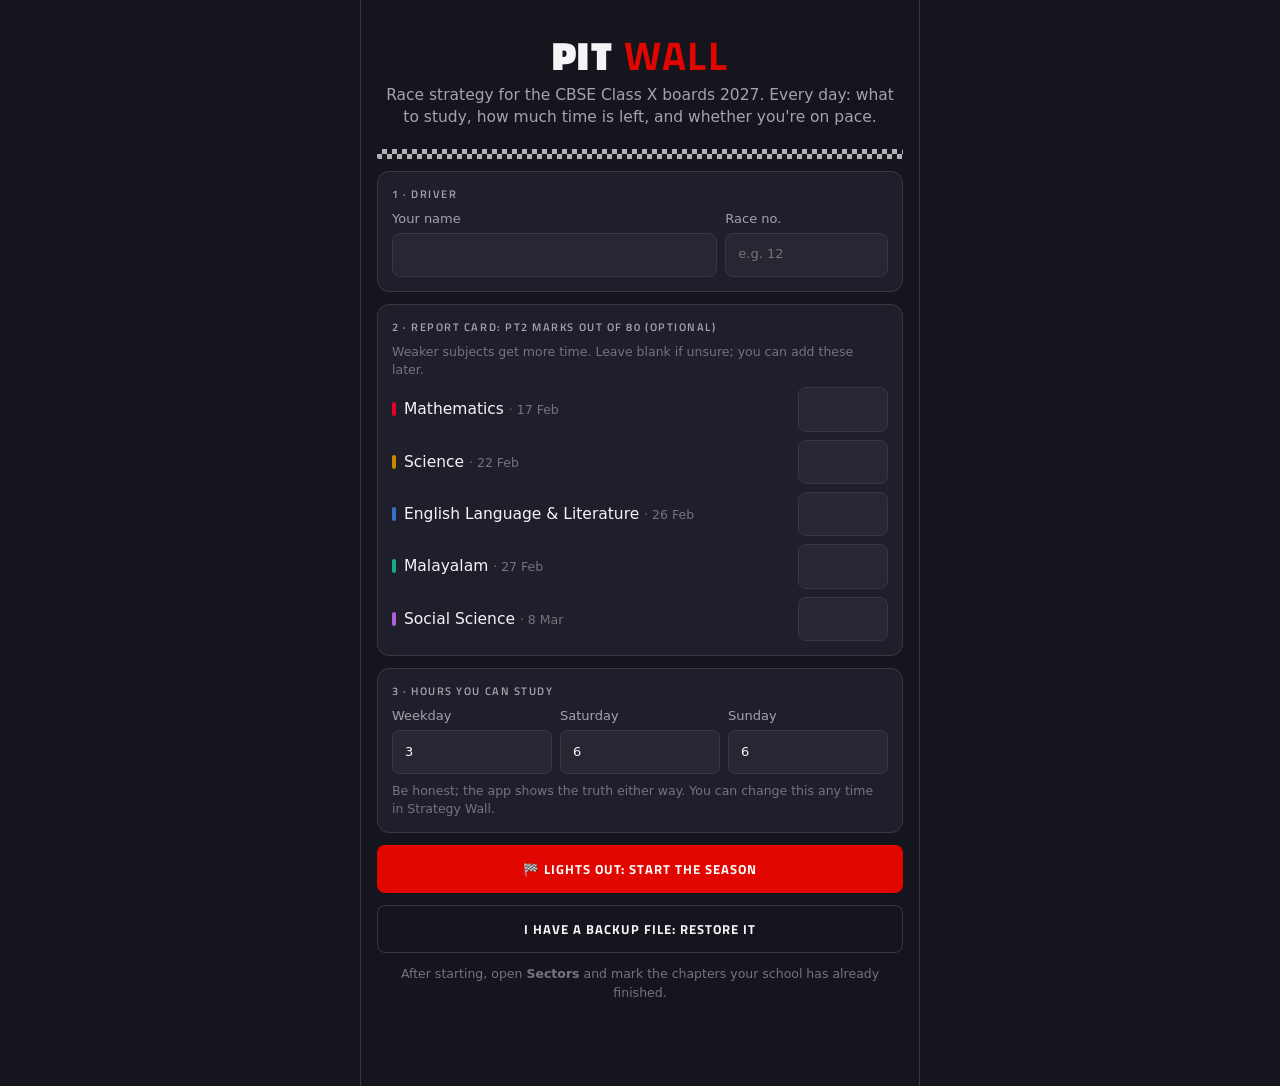
<file: index.html>
<!doctype html>
<html lang="en" data-livery="scarlet" data-flag="green">
<head>
<meta charset="utf-8">
<meta name="viewport" content="width=device-width, initial-scale=1, viewport-fit=cover">
<meta name="theme-color" content="#15151E">
<meta name="description" content="Pit Wall: race strategy for CBSE Class X board exams 2027">
<title>Pit Wall</title>
<link rel="manifest" href="manifest.webmanifest">
<link rel="icon" href="icons/icon.svg" type="image/svg+xml">
<link rel="apple-touch-icon" href="icons/icon-192.png">
<link rel="preconnect" href="https://fonts.googleapis.com">
<link rel="preconnect" href="https://fonts.gstatic.com" crossorigin>
<link href="https://fonts.googleapis.com/css2?family=Titillium+Web:wght@400;600;700;900&display=swap" rel="stylesheet">
<link rel="stylesheet" href="css/theme.css">
<link rel="stylesheet" href="css/app.css">
</head>
<body>
  <div id="app" class="app">
    <div class="boot">PIT <b>WALL</b><small>warming up tyres…</small></div>
  </div>
  <div id="sheet-root" class="sheet-root" hidden>
    <div class="sheet-backdrop" data-action="sheet.close"></div>
    <div class="sheet" role="dialog" aria-modal="true"></div>
  </div>
  <div id="toast" class="toast" role="status" aria-live="polite" hidden></div>
  <noscript>Pit Wall needs JavaScript.</noscript>
  <script type="module" src="js/app.js"></script>
</body>
</html>
</file>
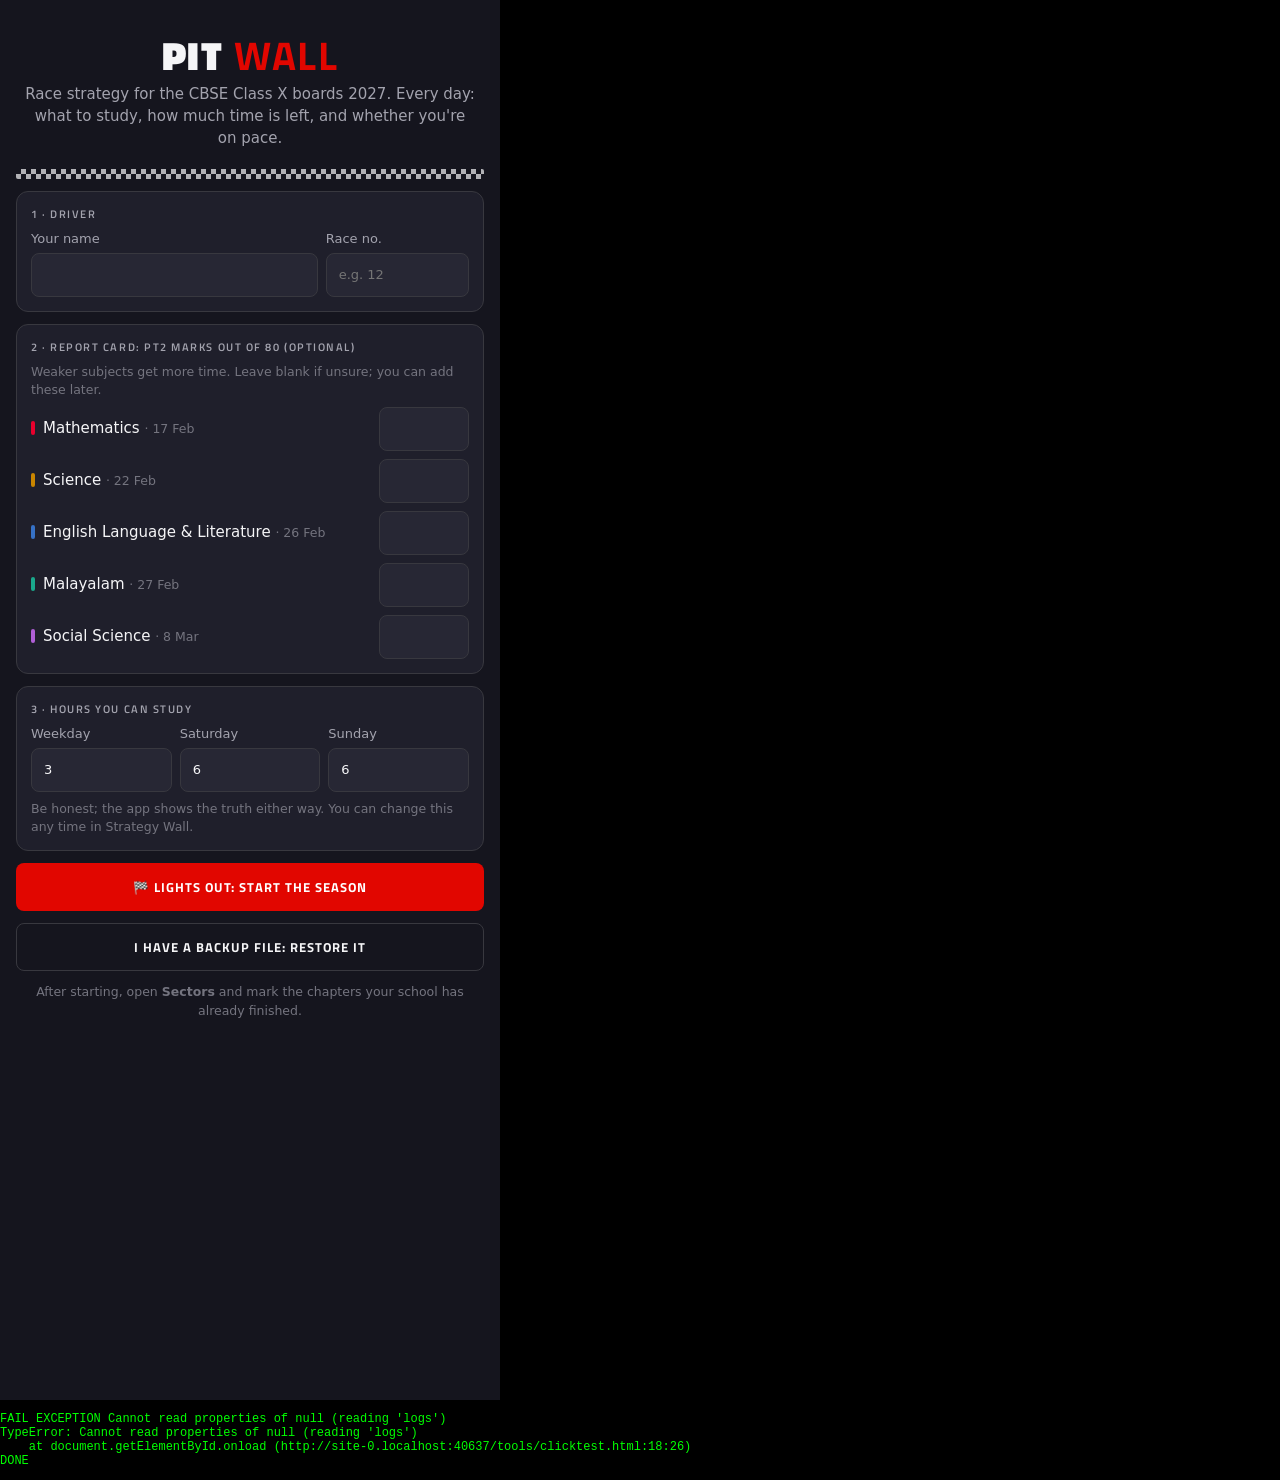
<file: tools/clicktest.html>
<!doctype html>
<!-- Dev helper: drives the real app in an iframe (click → assert). Run after tools/smoke.html has seeded demo data.
     Results are printed into #out (read with headless Chrome --dump-dom). ?stop=<step> leaves the UI at that step for a screenshot. -->
<meta charset="utf-8"><title>Pit Wall click test</title>
<style>body{margin:0;background:#000;color:#0f0;font:12px monospace} iframe{width:500px;height:1400px;border:0;display:block}</style>
<iframe id="f" src="../index.html#race"></iframe>
<pre id="out">running…</pre>
<script>
const out = [], q = new URLSearchParams(location.search), stop = q.get("stop");
const wait = (ms) => new Promise((r) => setTimeout(r, ms));
const log = (ok, m) => out.push((ok ? "PASS " : "FAIL ") + m);
document.getElementById("f").onload = async () => {
  const w = document.getElementById("f").contentWindow, d = w.document;
  const $ = (s) => d.querySelector(s);
  const state = () => JSON.parse(w.localStorage.getItem("pitwall.v1"));
  try {
    await wait(400);
    const logs0 = state().logs.length;
    const deltaText0 = $(".count .mid").textContent;
    $('[data-action="log.open"][data-chapter]').click(); await wait(150);
    log(!$("#sheet-root").hidden, "Log sheet opens from a stint");
    if (stop === "log") return finish();
    [...d.querySelectorAll('[data-action="log.minutes"]')].find((b) => b.dataset.v === "60").click(); await wait(50);
    $('[data-action="log.status"][data-v="done"]').click(); await wait(50);
    $('[data-action="log.save"]').click(); await wait(250);
    log(state().logs.length === logs0 + 1, "Saving adds a log");
    log($("#sheet-root").hidden, "Sheet closes after save");
    log($(".count .mid").textContent !== deltaText0, `Delta updates (${deltaText0} → ${$(".count .mid").textContent})`);
    // strategy: change weekday hours
    w.location.hash = "#strategy"; await wait(250);
    const sl = $('input[data-k="weekday"]'); sl.value = "5"; sl.dispatchEvent(new Event("change", { bubbles: true })); await wait(200);
    log(state().settings.hours.weekday === 5, "Weekday slider commits 5h");
    // calendar: open a day and set Safety Car
    w.location.hash = "#calendar"; await wait(250);
    const days = d.querySelectorAll('.cal .d:not(.past):not(.exam)'); days[3].click(); await wait(150);
    log(!$("#sheet-root").hidden, "Day sheet opens");
    if (stop === "day") return finish();
    $('[data-action="cal.save"]').click(); await wait(200);
    log(state().overrides.length >= 2, "Override saved");
    // sectors: edit a chapter
    w.location.hash = "#sectors/science"; await wait(250);
    $('[data-action="sec.editChapter"]').click(); await wait(150);
    log(!$("#sheet-root").hidden, "Chapter editor opens");
    if (stop === "chapter") return finish();
    $('[data-action="sec.compound"][data-v="hard"]').click(); await wait(50);
    $('[data-action="sec.saveChapter"]').click(); await wait(200);
    log(state().subjects.find((s) => s.id === "science").chapters[0].compound === "hard", "Chapter compound saved");
    // share sheet
    w.location.hash = "#race"; await wait(250);
    $('[data-action="share.open"]').click(); await wait(150);
    log(/PIT WALL/.test($(".sheet pre").textContent), "WhatsApp summary renders");
    if (stop === "share") return finish();
    $('[data-action="sheet.close"]').click(); await wait(100);
    for (const v of ["race", "sectors", "calendar", "telemetry", "strategy"]) {
      w.location.hash = "#" + v; await wait(200);
      log(!!$("main") && $("main").children.length > 0, `View ${v} renders`);
    }
  } catch (e) { log(false, "EXCEPTION " + e.message + "\n" + e.stack); }
  finish();
};
function finish() { document.getElementById("out").textContent = out.join("\n") + "\nDONE"; }
</script>
</file>
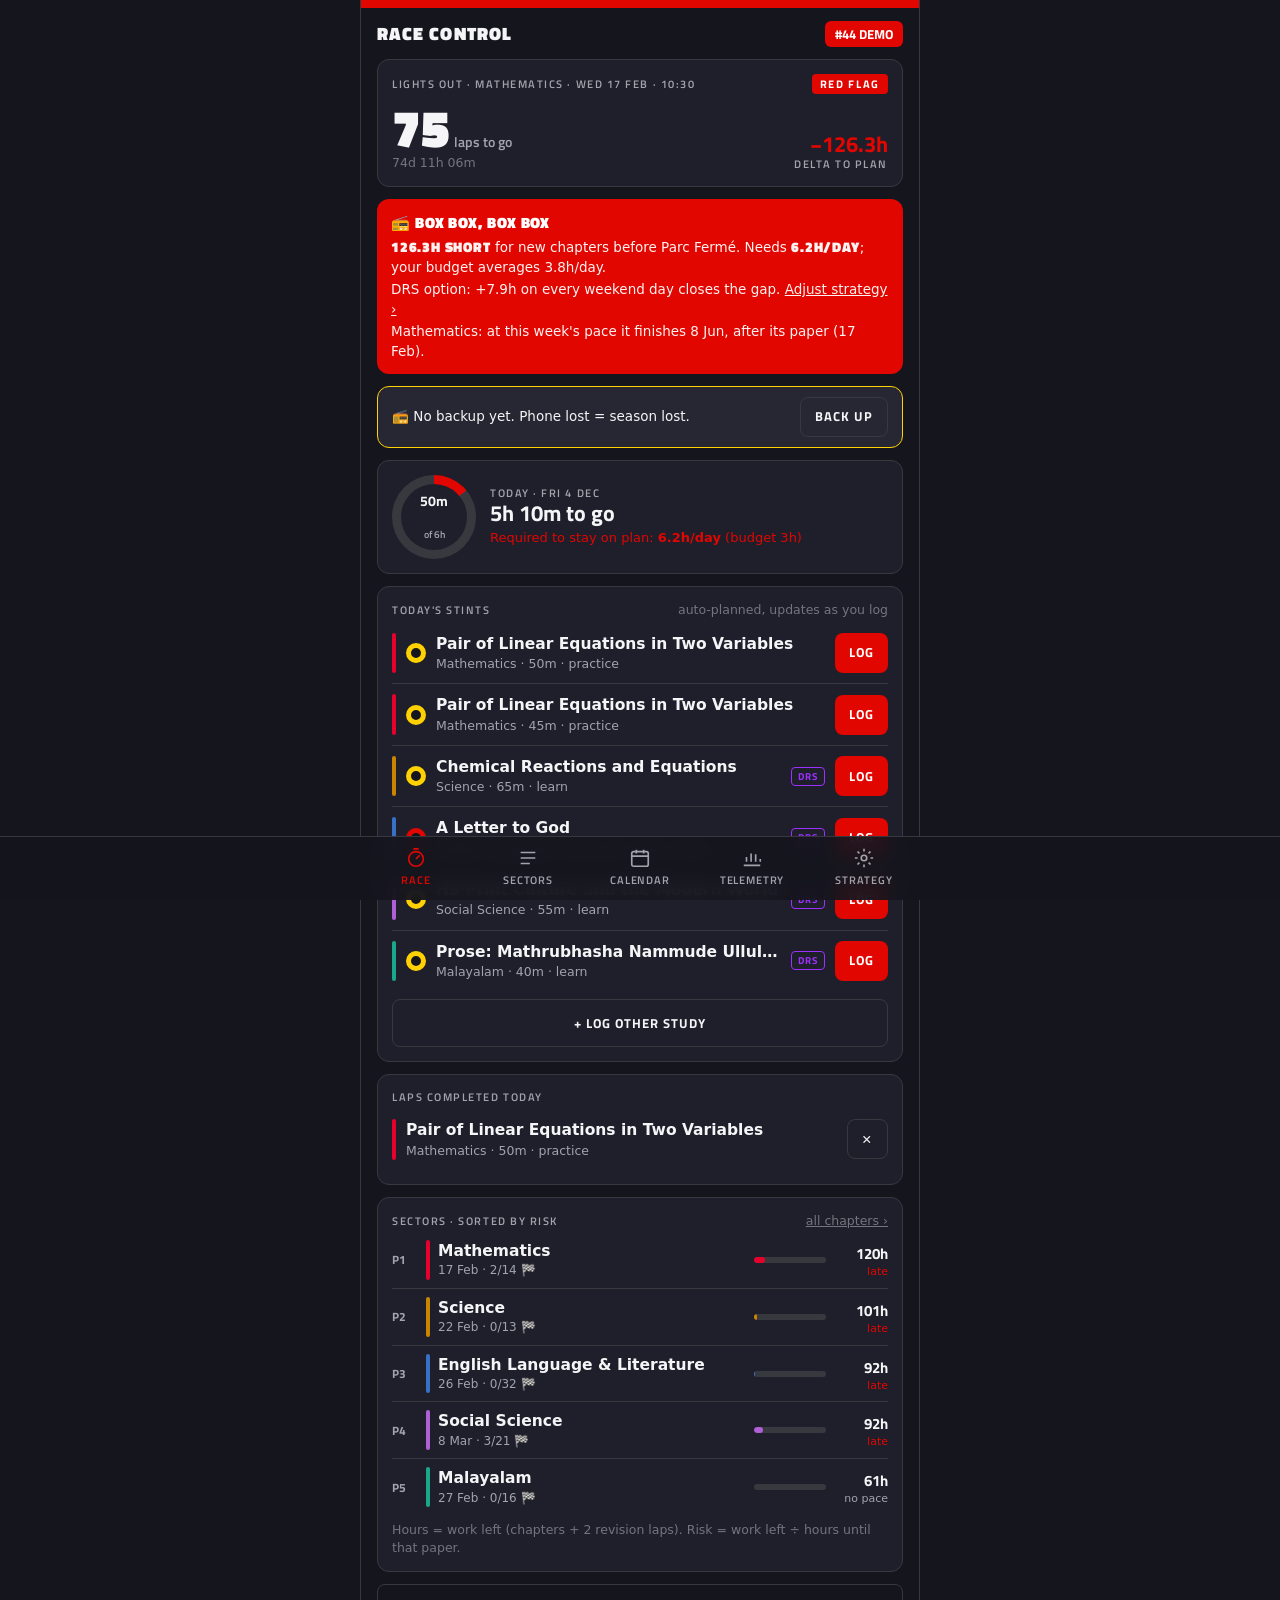
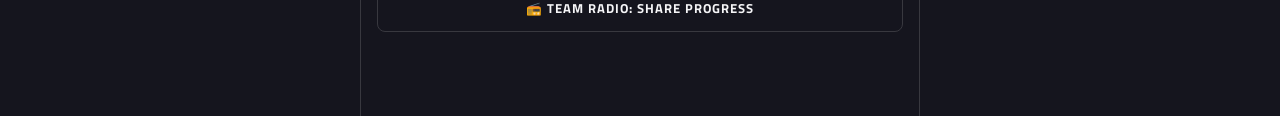
<file: tools/smoke.html>
<!doctype html>
<!-- Dev helper: loads DEMO data (made-up name/marks/logs) into this browser, then opens the app.
     Open http://localhost:8765/tools/smoke.html?view=race . It overwrites local Pit Wall data, so use it only for testing. -->
<meta charset="utf-8"><title>Pit Wall smoke</title>
<script type="module">
  import * as store from "../js/store.js";
  import { addDays, dayKey } from "../js/util.js";
  const q = new URLSearchParams(location.search);
  const today = dayKey();
  const s = store.createInitial({ name: "Demo", raceNumber: "44", hours: { weekday: 3, saturday: 6, sunday: 6 },
    baseline: { maths: 72.5, science: 87.5, english: 93.75, malayalam: 88.75, sst: 85 } });
  store.update((st) => {
    st.createdAt = addDays(today, -20);
    const m = st.subjects.find((x) => x.id === "maths");
    m.chapters[0].status = "done"; m.chapters[1].status = "done"; m.chapters[2].status = "flying"; m.chapters[5].status = "outlap";
    st.subjects.find((x) => x.id === "sst").chapters.slice(0, 4).forEach((c) => (c.status = "done"));
    const pick = [["maths", 2], ["maths", 5], ["science", 0], ["sst", 1], ["english", 4]];
    for (let i = 20; i >= 1; i--) {
      if (i % 6 === 0) continue; // a few missed days
      const [sid, ci] = pick[i % pick.length];
      const ch = st.subjects.find((x) => x.id === sid).chapters[ci];
      st.logs.push({ id: "demo" + i, date: addDays(today, -i), subjectId: sid, chapterId: ch.id, minutes: 60 + (i * 17) % 120, type: "learn", ts: i });
    }
    if (q.get("weak") === "1") { st.logs = st.logs.filter((l) => l.date !== addDays(today, -1) && l.date !== addDays(today, -2)); }
    st.logs.push({ id: "demoT", date: today, subjectId: "maths", chapterId: m.chapters[2].id, minutes: 50, type: "practice", ts: 99 });
    st.overrides.push({ date: addDays(today, 5), hours: 0, reason: "sick", note: "demo" });
  });
  location.replace("../index.html#" + (q.get("view") || "race"));
</script>
</file>
<file: css/theme.css>
/* theme.css: THE place to re-skin Pit Wall. Only colours, fonts and radii live here.
   Change a value, save, refresh. Nothing else needs touching.
   Liveries (picked in Strategy Wall) override just the accent tokens at the bottom. */

:root {
  /* surfaces */
  --pw-carbon:  #15151E;   /* page background */
  --pw-asphalt: #1F1F2B;   /* cards */
  --pw-pit:     #272734;   /* inputs, inner panels */
  --pw-kerb:    #38383F;   /* borders, tracks */

  /* text */
  --pw-white:   #F5F5F7;   /* primary text */
  --pw-dim:     #A3A3AE;   /* secondary text */
  --pw-muted:   #74747F;   /* hints */

  /* accent (livery) */
  --pw-accent:     #E10600;
  --pw-accent-ink: #FFFFFF;

  /* race flags: status colours, always shown with a word, never colour alone */
  --pw-flag-green:  #00C853;
  --pw-flag-yellow: #FFD100;
  --pw-flag-red:    #E10600;
  --pw-purple:      #9B30FF;   /* personal best */

  /* tyre compounds */
  --pw-soft:   #E10600;
  --pw-medium: #FFD100;
  --pw-hard:   #E8E8E8;

  /* type */
  --pw-font-display: "Titillium Web", "Segoe UI", system-ui, sans-serif;
  --pw-font-body: system-ui, -apple-system, "Segoe UI", Roboto, sans-serif;
  --pw-font-mono: ui-monospace, "Cascadia Mono", Consolas, monospace;

  --pw-radius: 12px;
}

/* ---- team liveries: accent only ---- */
:root[data-livery="papaya"]       { --pw-accent: #FF8000; --pw-accent-ink: #15151E; }
:root[data-livery="silver"]       { --pw-accent: #00D2BE; --pw-accent-ink: #15151E; }
:root[data-livery="racing-green"] { --pw-accent: #00A86B; --pw-accent-ink: #FFFFFF; }
:root[data-livery="midnight"]     { --pw-accent: #3671C6; --pw-accent-ink: #FFFFFF; }
</file>
<file: css/app.css>
/* app.css: layout + components. Uses tokens from theme.css only. */
* { box-sizing: border-box; margin: 0; padding: 0; }
html { -webkit-text-size-adjust: 100%; }
body {
  background: var(--pw-carbon); color: var(--pw-white);
  font: 15px/1.45 var(--pw-font-body);
  min-height: 100vh; overscroll-behavior-y: none;
}
button, input, select, textarea { font: inherit; color: inherit; }
button { cursor: pointer; }
a { color: inherit; }
[hidden] { display: none !important; }

.app { max-width: 560px; margin: 0 auto; min-height: 100vh; display: flex; flex-direction: column; padding-bottom: calc(68px + env(safe-area-inset-bottom)); }
.boot { margin: 40vh auto 0; font: 900 32px var(--pw-font-display); text-align: center; }
.boot b { color: var(--pw-accent); }
.boot small { display: block; font: 400 13px var(--pw-font-body); color: var(--pw-dim); }

/* ---- header ---- */
.flagbar { height: 8px; position: sticky; top: 0; z-index: 5; transition: background .3s; }
[data-flag="green"] .flagbar { background: var(--pw-flag-green); }
[data-flag="yellow"] .flagbar { background: var(--pw-flag-yellow); }
[data-flag="red"] .flagbar { background: var(--pw-flag-red); animation: pulse 1.6s ease-in-out infinite; }
@keyframes pulse { 50% { opacity: .55; } }
@media (prefers-reduced-motion: reduce) { [data-flag="red"] .flagbar { animation: none; } }
.topbar { display: flex; justify-content: space-between; align-items: center; gap: 8px; padding: 12px 16px 4px; }
.topbar h1 { font: 900 18px var(--pw-font-display); letter-spacing: .06em; text-transform: uppercase; }
.topbar h1 .back { color: var(--pw-dim); text-decoration: none; margin-right: 4px; }
.driver { background: var(--pw-accent); color: var(--pw-accent-ink); font: 700 13px var(--pw-font-display); padding: 3px 10px; border-radius: 6px; white-space: nowrap; }
.flagword { font: 700 11px var(--pw-font-display); letter-spacing: .15em; text-transform: uppercase; padding: 2px 8px; border-radius: 4px; }
.flagword.green { background: var(--pw-flag-green); color: #0b2b15; }
.flagword.yellow { background: var(--pw-flag-yellow); color: #2b2400; }
.flagword.red { background: var(--pw-flag-red); color: #fff; }

main { padding: 8px 16px 16px; display: flex; flex-direction: column; gap: 12px; flex: 1; }

/* ---- tabs ---- */
.tabs {
  position: fixed; bottom: 0; left: 0; right: 0; z-index: 10;
  display: flex; justify-content: center; background: color-mix(in srgb, var(--pw-carbon) 92%, transparent);
  backdrop-filter: blur(8px); border-top: 1px solid var(--pw-kerb);
  padding-bottom: env(safe-area-inset-bottom);
}
.tabs nav { display: flex; width: 100%; max-width: 560px; }
.tabs a {
  flex: 1; text-align: center; text-decoration: none; padding: 10px 2px 12px; min-height: 56px;
  font: 600 10.5px var(--pw-font-display); text-transform: uppercase; letter-spacing: .08em; color: var(--pw-dim);
  display: flex; flex-direction: column; align-items: center; gap: 3px;
}
.tabs a svg { width: 22px; height: 22px; stroke: currentColor; fill: none; stroke-width: 1.8; }
.tabs a.on { color: var(--pw-accent); }

/* ---- cards & type ---- */
.card { background: var(--pw-asphalt); border: 1px solid var(--pw-kerb); border-radius: var(--pw-radius); padding: 14px; }
.tt { font: 600 11px var(--pw-font-display); text-transform: uppercase; letter-spacing: .14em; color: var(--pw-dim); }
.big { font: 900 52px/1 var(--pw-font-display); font-variant-numeric: tabular-nums; }
.mid { font: 700 22px/1.1 var(--pw-font-display); font-variant-numeric: tabular-nums; }
.num { font-variant-numeric: tabular-nums; }
.small { font-size: 13px; }
.muted { color: var(--pw-dim); }
.hint { color: var(--pw-muted); font-size: 12.5px; }
.green { color: var(--pw-flag-green); } .yellow { color: var(--pw-flag-yellow); } .red { color: var(--pw-flag-red); } .purple { color: var(--pw-purple); }
.row { display: flex; justify-content: space-between; align-items: center; gap: 10px; }
.stack { display: flex; flex-direction: column; gap: 8px; }
.grid3 { display: grid; grid-template-columns: repeat(3, 1fr); gap: 8px; }
.h2 { font: 700 13px var(--pw-font-display); text-transform: uppercase; letter-spacing: .12em; color: var(--pw-dim); margin: 6px 2px -4px; }
.checker { height: 10px; border-radius: 2px; opacity: .7;
  background: repeating-conic-gradient(var(--pw-white) 0 25%, var(--pw-carbon) 0 50%) 0 0/10px 10px; }

/* ---- banners ---- */
.boxbox { background: var(--pw-flag-red); color: #fff; border-radius: var(--pw-radius); padding: 12px 14px; }
.boxbox b { font: 900 15px var(--pw-font-display); letter-spacing: .06em; text-transform: uppercase; display: block; }
.boxbox p { font-size: 13.5px; margin-top: 3px; opacity: .95; }
.banner { border-radius: var(--pw-radius); padding: 10px 14px; font-size: 13.5px; border: 1px solid var(--pw-kerb); background: var(--pw-pit); display: flex; gap: 10px; align-items: center; justify-content: space-between; }
.banner.warn { border-color: var(--pw-flag-yellow); }
.banner.bad { border-color: var(--pw-flag-red); }

/* ---- countdown ---- */
.count .big small { font: 600 14px var(--pw-font-display); color: var(--pw-dim); margin-left: 4px; }

/* ---- ring ---- */
.ring { --p: 0; width: 84px; height: 84px; border-radius: 50%; flex: none;
  background: conic-gradient(var(--ring, var(--pw-accent)) calc(var(--p) * 1%), var(--pw-kerb) 0);
  display: grid; place-items: center; }
.ring i { width: 66px; height: 66px; border-radius: 50%; background: var(--pw-asphalt); display: grid; place-items: center;
  font: 700 14px var(--pw-font-display); font-style: normal; font-variant-numeric: tabular-nums; text-align: center; line-height: 1.1; }
.ring i small { display: block; font-size: 10px; color: var(--pw-dim); font-weight: 600; }

/* ---- stints / list rows ---- */
.list { display: flex; flex-direction: column; }
.li { display: flex; align-items: center; gap: 10px; padding: 10px 0; border-top: 1px solid var(--pw-kerb); min-height: 52px; }
.li:first-child { border-top: 0; }
.li .n { flex: 1; min-width: 0; }
.li .n b { font-weight: 600; display: block; overflow: hidden; text-overflow: ellipsis; white-space: nowrap; }
.li .n small { display: block; color: var(--pw-dim); font-size: 12.5px; }
.li.tap { cursor: pointer; }
.li.tap:active { background: var(--pw-pit); }
.li.greyed { opacity: .45; }
.tyre { width: 20px; height: 20px; border-radius: 50%; border: 5px solid var(--pw-medium); flex: none; background: var(--pw-carbon); }
.tyre.soft { border-color: var(--pw-soft); } .tyre.medium { border-color: var(--pw-medium); } .tyre.hard { border-color: var(--pw-hard); }
.team { width: 4px; align-self: stretch; border-radius: 2px; flex: none; }
.tag { font: 700 10px var(--pw-font-display); letter-spacing: .1em; text-transform: uppercase; border-radius: 4px; padding: 1px 6px; border: 1px solid var(--pw-kerb); color: var(--pw-dim); white-space: nowrap; }
.tag.drs { border-color: var(--pw-purple); color: var(--pw-purple); }
.tag.done { border-color: var(--pw-flag-green); color: var(--pw-flag-green); }
.tag.partial { border-color: var(--pw-flag-yellow); color: var(--pw-flag-yellow); }

/* ---- timing tower ---- */
.tower .r { display: grid; grid-template-columns: 26px 4px 1fr 72px 54px; gap: 8px; align-items: center; padding: 8px 0; border-top: 1px solid var(--pw-kerb); text-decoration: none; }
.tower .r:first-of-type { border-top: 0; }
.tower .pos { font: 700 12px var(--pw-font-display); color: var(--pw-dim); }
.tower .nm { font-weight: 600; min-width: 0; overflow: hidden; text-overflow: ellipsis; white-space: nowrap; }
.tower .nm small { display: block; font-weight: 400; color: var(--pw-dim); font-size: 12px; }
.tower .rt { text-align: right; font: 700 15px var(--pw-font-display); font-variant-numeric: tabular-nums; }
.bar { height: 6px; background: var(--pw-kerb); border-radius: 3px; overflow: hidden; }
.bar b { display: block; height: 100%; border-radius: 3px; background: var(--pw-dim); }

/* ---- buttons & inputs ---- */
.btn { background: var(--pw-accent); color: var(--pw-accent-ink); border: 0; border-radius: 8px; padding: 9px 14px; min-height: 40px;
  font: 700 12.5px var(--pw-font-display); text-transform: uppercase; letter-spacing: .08em; white-space: nowrap; }
.btn.ghost { background: transparent; border: 1px solid var(--pw-kerb); color: var(--pw-white); }
.btn.block { width: 100%; min-height: 48px; }
.btn.danger { background: transparent; border: 1px solid var(--pw-flag-red); color: var(--pw-flag-red); }
.btn:disabled { opacity: .4; }
.btnrow { display: flex; gap: 8px; flex-wrap: wrap; }
.btnrow .btn { flex: 1; }
label.f { display: flex; flex-direction: column; gap: 4px; font-size: 13px; color: var(--pw-dim); }
.in, select.in, textarea.in { background: var(--pw-pit); border: 1px solid var(--pw-kerb); border-radius: 8px; padding: 10px 12px; color: var(--pw-white); min-height: 44px; width: 100%; }
.in:focus, .chip:focus-visible, .btn:focus-visible { outline: 2px solid var(--pw-accent); outline-offset: 1px; }
.chips { display: flex; gap: 6px; flex-wrap: wrap; }
.chip { border: 1px solid var(--pw-kerb); border-radius: 999px; padding: 7px 13px; font-size: 13px; background: transparent; min-height: 36px; }
.chip.on { background: var(--pw-accent); border-color: var(--pw-accent); color: var(--pw-accent-ink); font-weight: 600; }
.steps { display: grid; grid-template-columns: repeat(4, 1fr); gap: 4px; }
.steps button { border: 0; border-radius: 6px; padding: 9px 2px; font: 600 11.5px var(--pw-font-display); background: var(--pw-kerb); color: var(--pw-white); text-transform: uppercase; letter-spacing: .04em; }
.steps button.on { background: var(--pw-flag-yellow); color: #1a1600; }
.steps button.on.done { background: var(--pw-flag-green); color: #062a12; }
.slider { width: 100%; accent-color: var(--pw-accent); height: 32px; }
.stars button { background: none; border: 0; font-size: 22px; color: var(--pw-kerb); padding: 2px; }
.stars button.on { color: var(--pw-flag-yellow); }
.toggle { display: flex; justify-content: space-between; align-items: center; gap: 12px; min-height: 44px; }
.toggle input { width: 22px; height: 22px; accent-color: var(--pw-accent); }
.timer { font: 700 22px var(--pw-font-mono); font-variant-numeric: tabular-nums; }

/* ---- sheet ---- */
.sheet-root { position: fixed; inset: 0; z-index: 50; display: flex; align-items: flex-end; justify-content: center; }
.sheet-backdrop { position: absolute; inset: 0; background: rgba(0,0,0,.6); }
.sheet { position: relative; width: 100%; max-width: 560px; max-height: 92vh; overflow-y: auto; background: var(--pw-asphalt);
  border-top: 3px solid var(--pw-accent); border-radius: 18px 18px 0 0; padding: 16px 16px calc(20px + env(safe-area-inset-bottom));
  display: flex; flex-direction: column; gap: 12px; animation: up .18s ease-out; }
@keyframes up { from { transform: translateY(30px); opacity: 0; } }
.sheet h2 { font: 900 20px var(--pw-font-display); text-transform: uppercase; letter-spacing: .06em; }

/* ---- toast ---- */
.toast { position: fixed; left: 50%; transform: translateX(-50%); bottom: calc(80px + env(safe-area-inset-bottom)); z-index: 60;
  background: var(--pw-white); color: var(--pw-carbon); padding: 10px 16px; border-radius: 10px; font-weight: 600; font-size: 14px;
  max-width: calc(100% - 32px); box-shadow: 0 6px 24px rgba(0,0,0,.4); }

/* ---- calendar ---- */
.cal { display: grid; grid-template-columns: repeat(7, 1fr); gap: 4px; }
.cal .wd { text-align: center; font: 600 10px var(--pw-font-display); color: var(--pw-muted); text-transform: uppercase; }
.cal .d { aspect-ratio: 1; border-radius: 6px; background: var(--pw-pit); border: 1px solid transparent; display: flex; flex-direction: column;
  align-items: center; justify-content: center; font-size: 12px; line-height: 1.1; padding: 0; min-height: 40px; }
.cal .d small { font-size: 10px; color: var(--pw-dim); font-variant-numeric: tabular-nums; }
.cal .d.past { opacity: .4; }
.cal .d.today { border-color: var(--pw-white); }
.cal .d.pf { background: color-mix(in srgb, var(--pw-purple) 18%, var(--pw-pit)); }
.cal .d.ovr { background: color-mix(in srgb, var(--pw-flag-yellow) 22%, var(--pw-pit)); }
.cal .d.exam { background: var(--pw-flag-red); color: #fff; font-weight: 700; }
.cal .d.exam small { color: #fff; }
.cal .mo { grid-column: 1 / -1; font: 700 12px var(--pw-font-display); text-transform: uppercase; letter-spacing: .12em; color: var(--pw-dim); margin-top: 8px; }
.legend { display: flex; gap: 12px; flex-wrap: wrap; font-size: 12px; color: var(--pw-dim); }
.legend i { display: inline-block; width: 10px; height: 10px; border-radius: 3px; margin-right: 5px; vertical-align: -1px; }

/* ---- charts ---- */
.chart { position: relative; }
.chart svg { display: block; width: 100%; height: auto; overflow: visible; }
.chart .grid line { stroke: var(--pw-kerb); stroke-width: 1; }
.chart .axis text { fill: var(--pw-muted); font: 10px var(--pw-font-body); }
.chart .hit { fill: transparent; cursor: pointer; }
.tip { position: absolute; pointer-events: none; background: var(--pw-white); color: var(--pw-carbon); border-radius: 8px; padding: 6px 9px;
  font-size: 12px; line-height: 1.35; white-space: nowrap; transform: translate(-50%, -110%); box-shadow: 0 4px 14px rgba(0,0,0,.4); z-index: 3; }
.tip b { font-weight: 700; }
.sr-table { margin-top: 8px; font-size: 12.5px; color: var(--pw-dim); }
.sr-table summary { cursor: pointer; }
.sr-table table { width: 100%; border-collapse: collapse; margin-top: 6px; }
.sr-table td, .sr-table th { text-align: left; padding: 3px 4px; border-bottom: 1px solid var(--pw-kerb); font-variant-numeric: tabular-nums; }

/* ---- onboarding ---- */
.hero { text-align: center; padding: 28px 8px 8px; }
.hero h1 { font: 900 40px/1 var(--pw-font-display); letter-spacing: .04em; }
.hero h1 b { color: var(--pw-accent); }
.hero p { color: var(--pw-dim); margin-top: 8px; }
.marks { display: grid; grid-template-columns: 1fr 90px; gap: 8px; align-items: center; }

@media (min-width: 700px) {
  body { font-size: 15.5px; }
  .app { border-left: 1px solid var(--pw-kerb); border-right: 1px solid var(--pw-kerb); }
}
</file>
